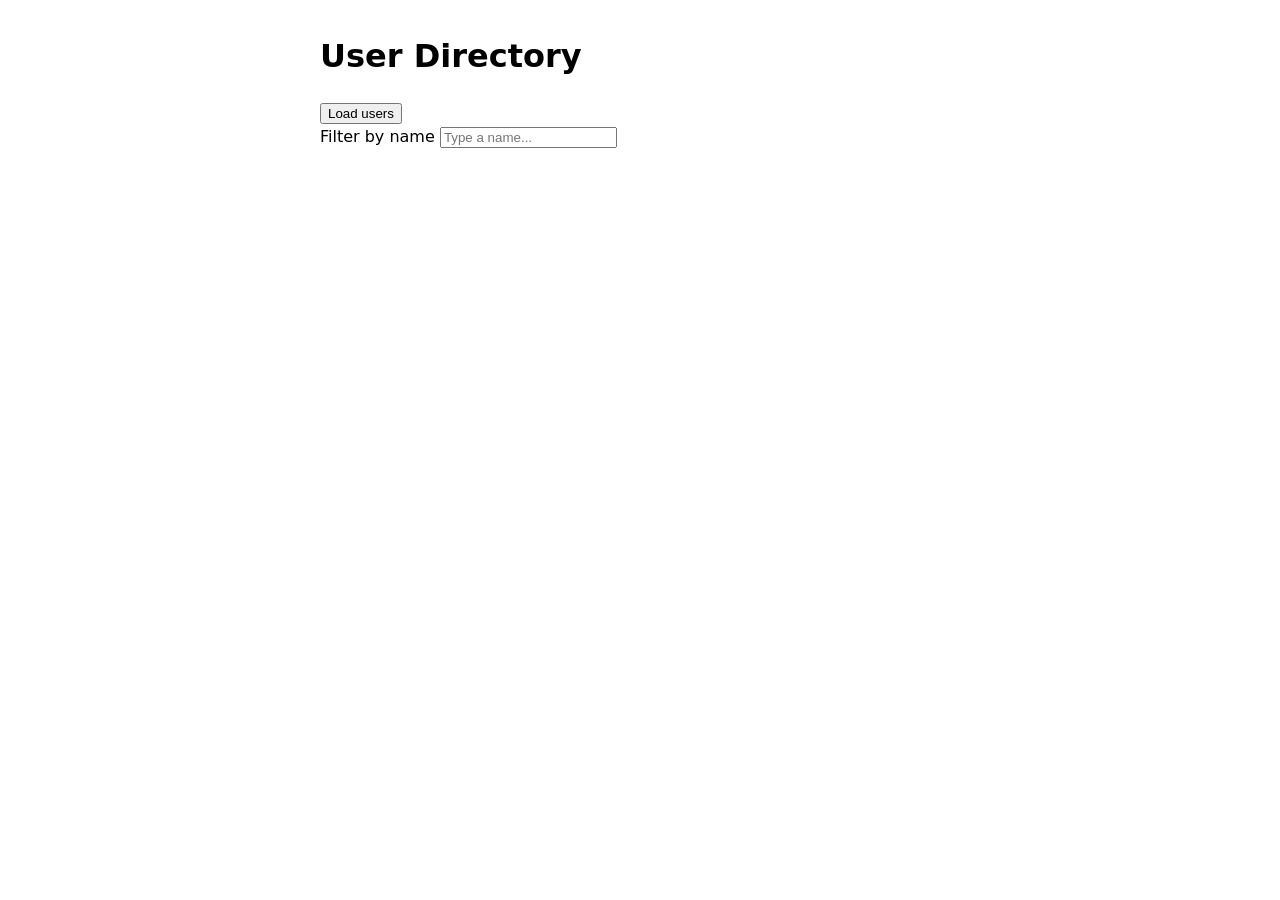
<file: practice/day5/index.html>
<!DOCTYPE html>
<html lang="en">
  <head>
    <meta charset="UTF-8" />
    <meta name="viewport" content="width=device-width, initial-scale=1.0" />
    <title>User Directory</title>
    <script src="users.js" defer></script>
    <style>
      body {
        max-width: 640px;
        margin: 2rem auto;
        padding: 0 1rem;
        font-family: system-ui, -apple-system, "Segoe UI", Roboto, Arial, sans-serif;
        line-height: 1.5;
      }
      #status.loading { color: #92400e; }
      #status.success { color: #166534; }
      #status.error { color: #b91c1c; font-weight: bold; }
      #users-list { list-style: none; padding: 0; }
      #users-list li { border: 1px solid #d1d5db; border-radius: 8px; padding: 0.75rem 1rem; margin-bottom: 0.75rem; }
      #users-list h2 { font-size: 1.1rem; margin-bottom: 0.25rem; }
      #users-list p { margin: 0; }
    </style>
  </head>
  <body>
    <header>
      <h1>User Directory</h1>
    </header>

    <main>
      <section>
        <button id="load-users" type="button">Load users</button>
      </section>

      <section>
        <label for="filter-input">Filter by name</label>
        <input type="text" id="filter-input" placeholder="Type a name..." autocomplete="off" />
        <p id="status" aria-live="polite"></p>
        <ul id="users-list"></ul>
      </section>
    </main>
  </body>
</html>
</file>
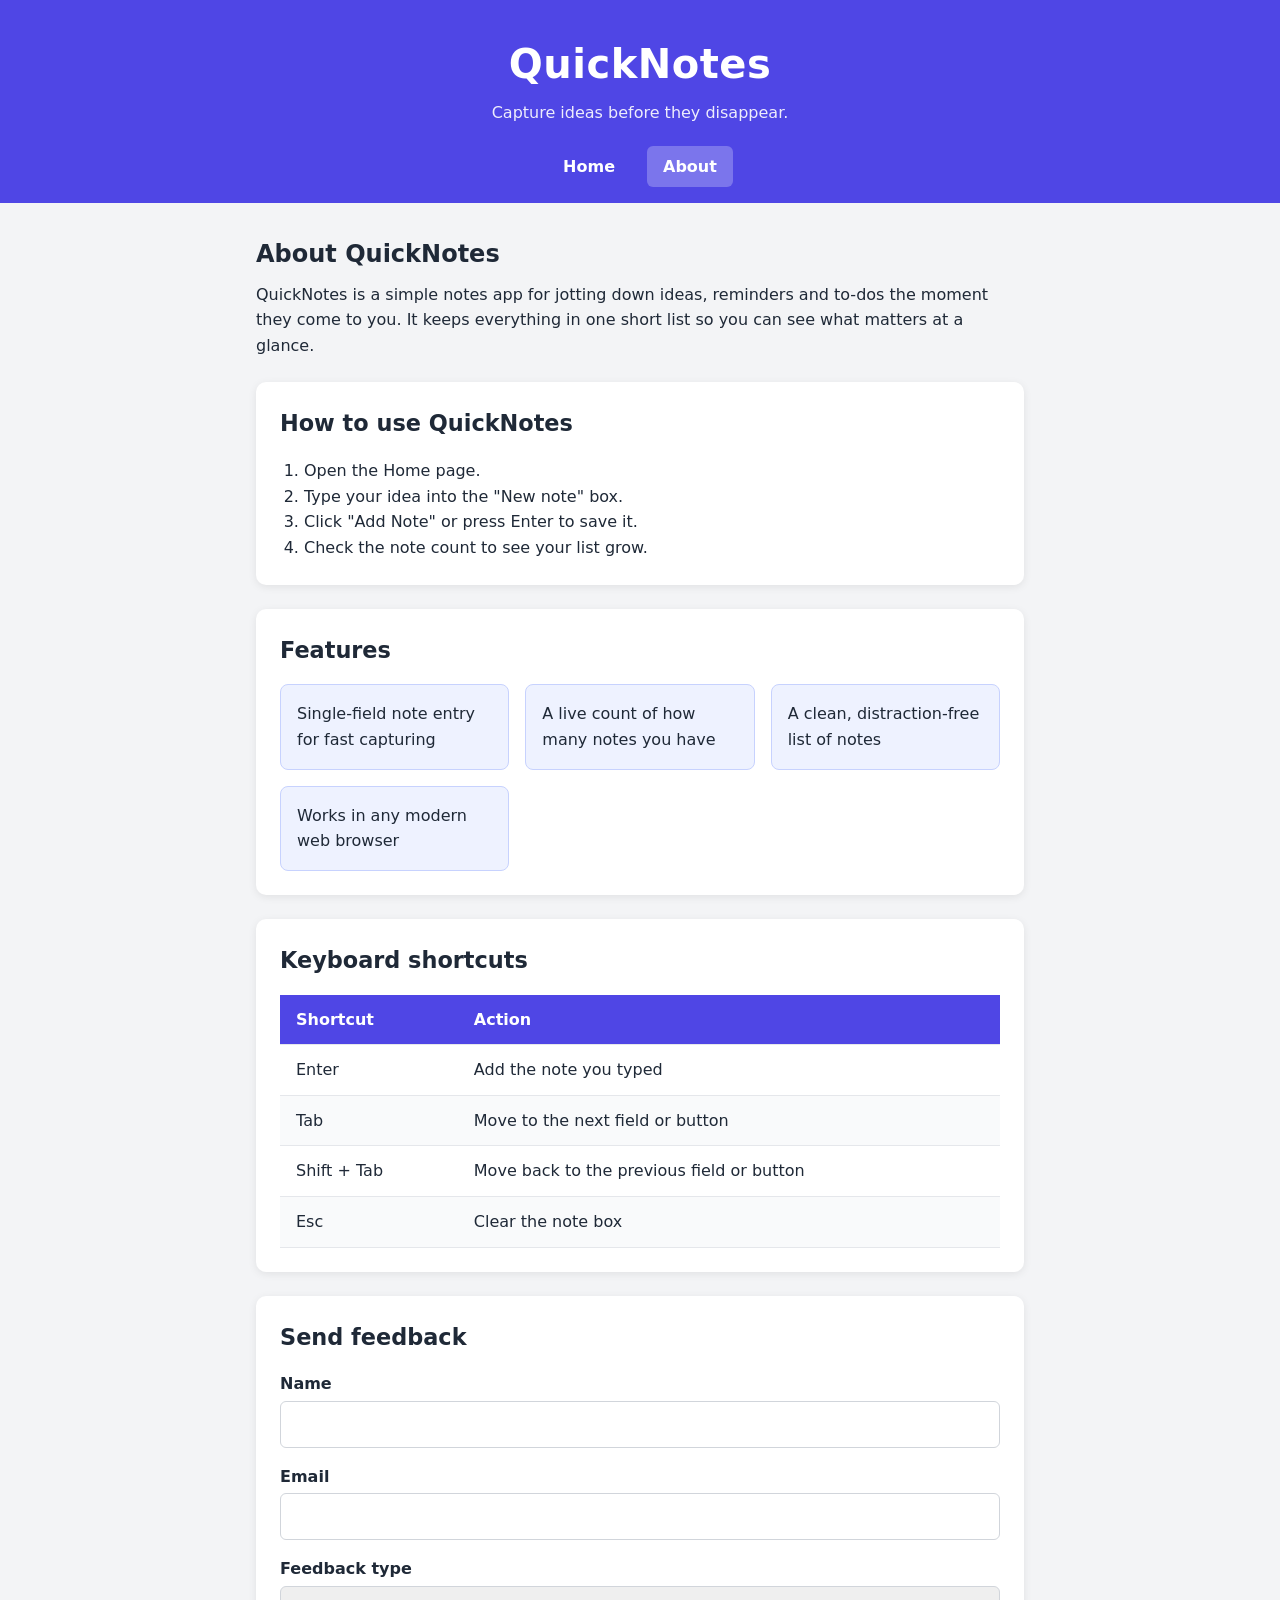
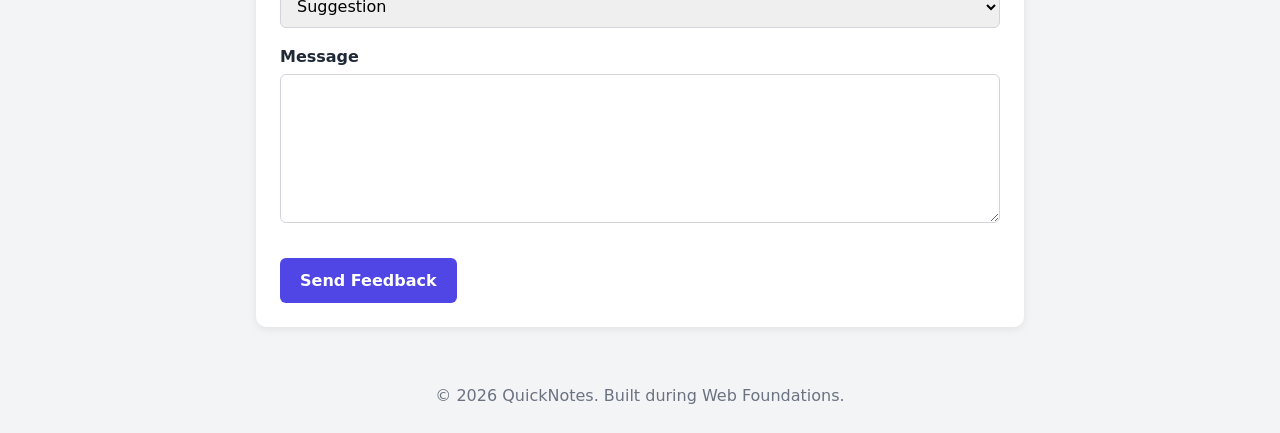
<file: practice/about.html>
<!DOCTYPE html>
<html lang="en">
  <head>
    <meta charset="UTF-8" />
    <meta name="viewport" content="width=device-width, initial-scale=1.0" />
    <title>About QuickNotes</title>
    <link rel="stylesheet" href="style.css" />
  </head>
  <body>
    <header>
      <h1>QuickNotes</h1>
      <p>Capture ideas before they disappear.</p>
      <nav aria-label="Main navigation">
        <a href="index.html">Home</a>
        <a href="about.html" aria-current="page">About</a>
      </nav>
    </header>

    <main>
      <h2>About QuickNotes</h2>
      <p>
        QuickNotes is a simple notes app for jotting down ideas, reminders and
        to-dos the moment they come to you. It keeps everything in one short
        list so you can see what matters at a glance.
      </p>

      <section>
        <h2>How to use QuickNotes</h2>
        <ol>
          <li>Open the Home page.</li>
          <li>Type your idea into the "New note" box.</li>
          <li>Click "Add Note" or press Enter to save it.</li>
          <li>Check the note count to see your list grow.</li>
        </ol>
      </section>

      <section>
        <h2>Features</h2>
        <ul class="features">
          <li>Single-field note entry for fast capturing</li>
          <li>A live count of how many notes you have</li>
          <li>A clean, distraction-free list of notes</li>
          <li>Works in any modern web browser</li>
        </ul>
      </section>

      <section>
        <h2>Keyboard shortcuts</h2>
        <table>
          <thead>
            <tr>
              <th scope="col">Shortcut</th>
              <th scope="col">Action</th>
            </tr>
          </thead>
          <tbody>
            <tr>
              <td>Enter</td>
              <td>Add the note you typed</td>
            </tr>
            <tr>
              <td>Tab</td>
              <td>Move to the next field or button</td>
            </tr>
            <tr>
              <td>Shift + Tab</td>
              <td>Move back to the previous field or button</td>
            </tr>
            <tr>
              <td>Esc</td>
              <td>Clear the note box</td>
            </tr>
          </tbody>
        </table>
      </section>

      <section>
        <h2>Send feedback</h2>
        <form id="feedback-form">
          <p>
            <label for="feedback-name">Name</label>
            <input type="text" id="feedback-name" name="name" required />
          </p>

          <p>
            <label for="feedback-email">Email</label>
            <input type="email" id="feedback-email" name="email" required />
          </p>

          <p>
            <label for="feedback-type">Feedback type</label>
            <select id="feedback-type" name="type">
              <option value="suggestion">Suggestion</option>
              <option value="bug">Bug report</option>
              <option value="compliment">Compliment</option>
            </select>
          </p>

          <p>
            <label for="feedback-message">Message</label>
            <textarea
              id="feedback-message"
              name="message"
              rows="5"
              required
            ></textarea>
          </p>

          <button type="submit">Send Feedback</button>
        </form>
      </section>
    </main>

    <footer>
      <p>&copy; 2026 QuickNotes. Built during Web Foundations.</p>
    </footer>
  </body>
</html>
</file>
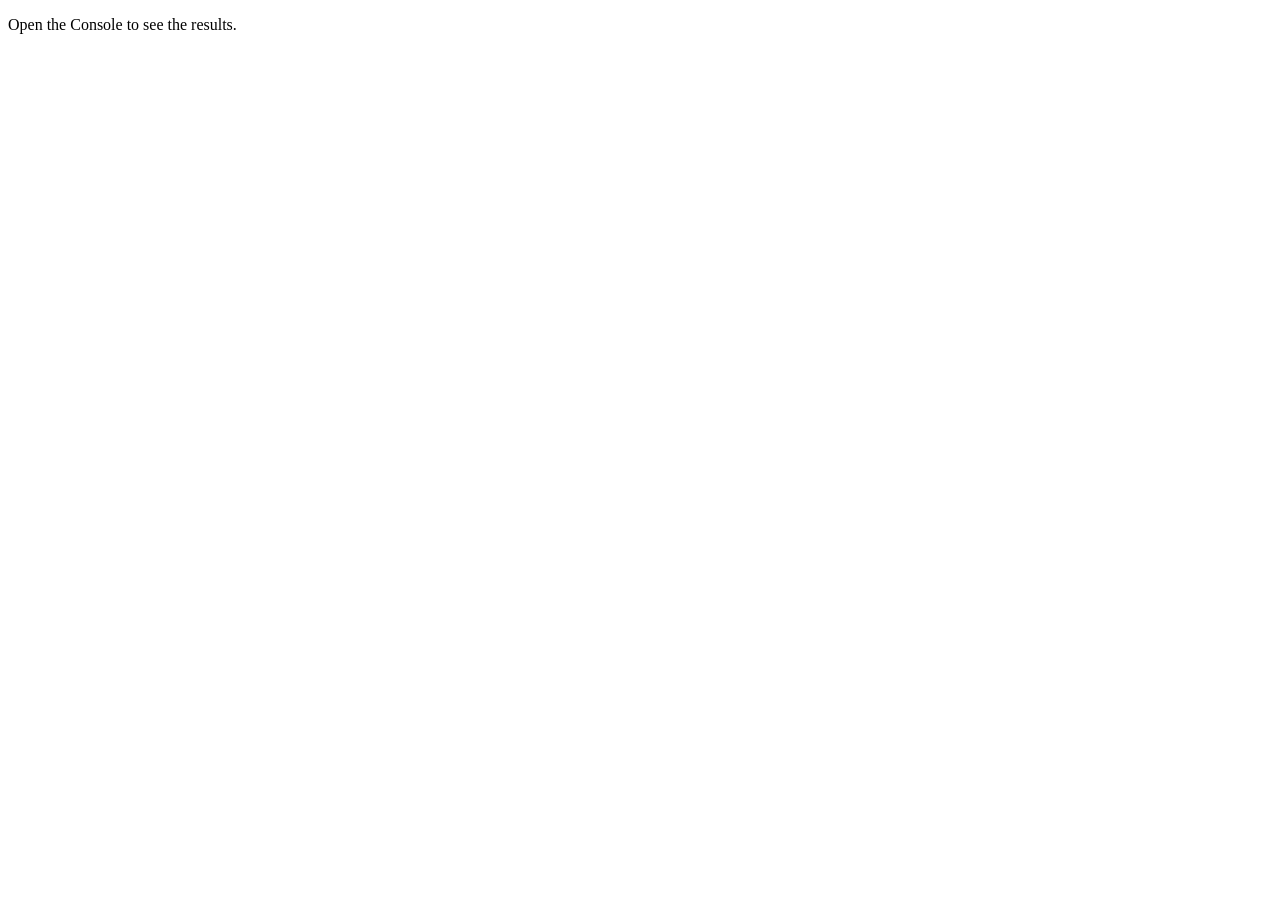
<file: practice/day3index.html>
<!DOCTYPE html>
<html lang="en">
  <head>
    <meta charset="UTF-8" />
    <meta name="viewport" content="width=device-width, initial-scale=1.0" />
    <title>Notes Toolkit</title>
    <script src="script.js" defer></script>
  </head>
  <body>
    <p>Open the Console to see the results.</p>
  </body>
</html>
</file>
<file: practice/style.css>
/* 1. Reset and base styles */
*,
*::before,
*::after {
  margin: 0;
  padding: 0;
  box-sizing: border-box;
}

body {
  font-family: system-ui, -apple-system, "Segoe UI", Roboto, Arial, sans-serif;
  line-height: 1.6;
  color: #1f2937;
  background-color: #f3f4f6;
}

/* Header */
header {
  background-color: #4f46e5;
  color: #ffffff;
  text-align: center;
  padding: 2rem 1rem 1rem;
}

header h1 {
  font-size: 2.5rem;
  letter-spacing: 0.5px;
}

header p {
  opacity: 0.9;
  margin-top: 0.25rem;
}

/* 2. Navigation (Flexbox, centred row) */
nav {
  display: flex;
  justify-content: center;
  gap: 1rem;
  margin-top: 1.25rem;
}

nav a {
  color: #ffffff;
  text-decoration: none;
  font-weight: 600;
  padding: 0.5rem 1rem;
  border-radius: 6px;
  transition: background-color 0.2s ease, transform 0.2s ease;
}

/* 6. Nav hover effects */
nav a:hover,
nav a:focus-visible {
  background-color: rgba(255, 255, 255, 0.2);
  transform: translateY(-2px);
}

nav a[aria-current="page"] {
  background-color: rgba(255, 255, 255, 0.25);
}

/* 3. Centred main and white card sections */
main {
  max-width: 800px;
  margin: 2rem auto;
  padding: 0 1rem;
}

main > h2 {
  margin-bottom: 0.5rem;
}

main > p {
  margin-bottom: 1.5rem;
}

section {
  background-color: #ffffff;
  padding: 1.5rem;
  margin-bottom: 1.5rem;
  border-radius: 10px;
  box-shadow: 0 2px 8px rgba(0, 0, 0, 0.08);
}

section h2 {
  margin-bottom: 1rem;
  font-size: 1.4rem;
}

ol,
ul {
  padding-left: 1.5rem;
}

/* 4. Features as a grid of cards */
.features {
  display: grid;
  grid-template-columns: repeat(auto-fit, minmax(180px, 1fr));
  gap: 1rem;
  list-style: none;
  padding-left: 0;
}

.features li {
  background-color: #eef2ff;
  border: 1px solid #c7d2fe;
  border-radius: 8px;
  padding: 1rem;
}

/* 5. Table */
table {
  width: 100%;
  border-collapse: collapse;
}

th,
td {
  text-align: left;
  padding: 0.75rem 1rem;
  border-bottom: 1px solid #e5e7eb;
}

thead th {
  background-color: #4f46e5;
  color: #ffffff;
}

tbody tr:nth-child(even) {
  background-color: #f9fafb;
}

/* 5. Forms */
form p {
  margin-bottom: 1rem;
}

label {
  display: block;
  font-weight: 600;
  margin-bottom: 0.25rem;
}

input,
select,
textarea {
  width: 100%;
  padding: 0.6rem 0.75rem;
  font: inherit;
  border: 1px solid #d1d5db;
  border-radius: 6px;
  transition: border-color 0.2s ease, box-shadow 0.2s ease;
}

input:focus,
select:focus,
textarea:focus {
  outline: none;
  border-color: #4f46e5;
  box-shadow: 0 0 0 3px rgba(79, 70, 229, 0.25);
}

button {
  margin-top: 0.75rem;
  padding: 0.6rem 1.25rem;
  font: inherit;
  font-weight: 600;
  color: #ffffff;
  background-color: #4f46e5;
  border: none;
  border-radius: 6px;
  cursor: pointer;
  transition: background-color 0.2s ease, transform 0.2s ease;
}

/* 6. Button hover effects */
button:hover,
button:focus-visible {
  background-color: #4338ca;
  transform: translateY(-2px);
}

button:active {
  transform: translateY(0);
}

/* Notes list on the home page */
#notes-list {
  margin-top: 0.5rem;
}

footer {
  text-align: center;
  padding: 1.5rem 1rem;
  color: #6b7280;
}

/* 7. Small screens */
@media (max-width: 600px) {
  header {
    padding: 1rem 0.75rem 0.75rem;
  }

  header h1 {
    font-size: 1.6rem;
  }

  nav {
    gap: 0.5rem;
  }
}
</file>
